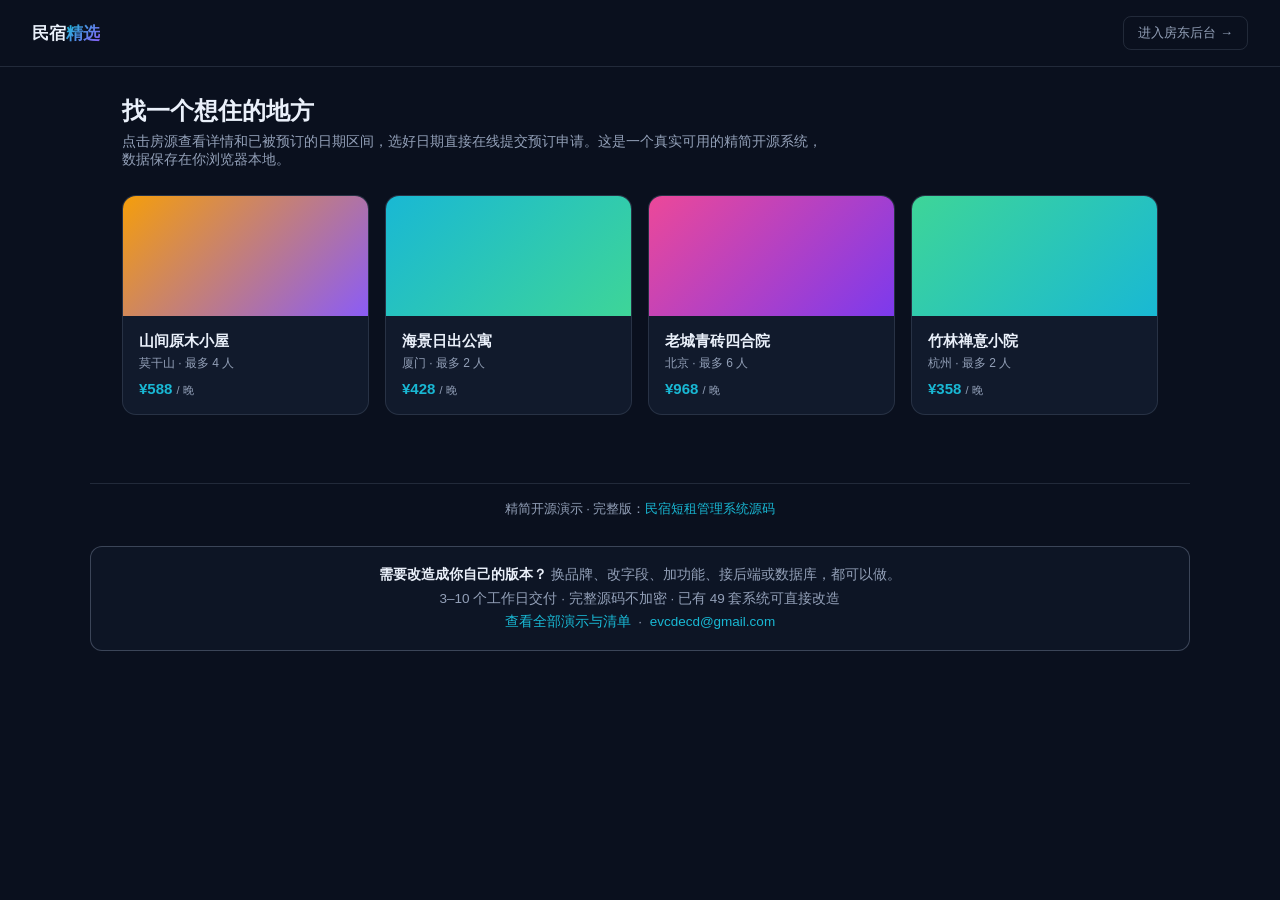
<file: index.html>
<!DOCTYPE html>
<html lang="zh-CN">
<head>
<meta charset="UTF-8">
<meta name="viewport" content="width=device-width, initial-scale=1.0">
<title>民宿短租管理系统（精简开源版）</title>
<meta name="description" content="免费开源的民宿短租管理系统精简版：房源浏览、在线预订、可用日期查询、后台房源与订单管理，真实增删改查功能，纯前端+localStorage实现，可作为学习或二次开发起点。">
<link rel="stylesheet" href="style.css">
</head>
<body>
  <header class="topbar">
    <div class="brand">民宿<span class="accent">精选</span></div>
    <a href="admin.html" class="nav-link">进入房东后台 →</a>
  </header>

  <main class="container">
    <div class="page-head">
      <h1>找一个想住的地方</h1>
      <p>点击房源查看详情和已被预订的日期区间，选好日期直接在线提交预订申请。这是一个真实可用的精简开源系统，数据保存在你浏览器本地。</p>
    </div>
    <div id="propGrid" class="prop-grid"></div>
  </main>

  <div class="modal-backdrop" id="modalBackdrop">
    <div class="modal">
      <button class="modal-close" id="btnCloseModal">&times;</button>
      <h2 id="modalPropName"></h2>
      <p class="sub" id="modalPropLoc"></p>
      <div class="booked-ranges" id="bookedRanges"></div>
      <div id="modalMsg"></div>
      <form id="bookingForm" novalidate>
        <div class="field">
          <label>姓名</label>
          <input id="guestNameInput" type="text" required placeholder="用于联系你的姓名">
        </div>
        <div class="field-row">
          <div class="field">
            <label>入住日期</label>
            <input id="checkInInput" type="date" required>
          </div>
          <div class="field">
            <label>离店日期</label>
            <input id="checkOutInput" type="date" required>
          </div>
        </div>
        <div class="field">
          <label>入住人数</label>
          <input id="guestsInput" type="number" min="1" value="1" required>
        </div>
        <button type="submit" class="btn btn-primary btn-block">提交预订申请</button>
      </form>
    </div>
  </div>

  <script src="data.js"></script>
  <script src="script.js"></script>

<footer style="margin:40px auto 16px;max-width:1100px;padding:16px 20px 0;border-top:1px solid var(--line,rgba(147,160,184,.18));text-align:center;color:var(--muted,#93A0B8);font-size:13px">精简开源演示 &middot; 完整版：<a href="https://inzyxuashop.com/minsu-yuanma.html" target="_blank" rel="noopener" style="color:var(--cyan,#19B8D4);text-decoration:none">民宿短租管理系统源码</a></footer>

<!-- custom-delivery -->
<div style="max-width:1100px;margin:28px auto 34px;padding:16px 20px;border:1px solid rgba(147,160,184,.35);border-radius:12px;background:rgba(17,26,44,.55);font:13.5px/1.75 -apple-system,BlinkMacSystemFont,'Segoe UI','PingFang SC','Microsoft YaHei',sans-serif;color:#93a0b8;text-align:center">
  <strong style="color:#eaf0fa">需要改造成你自己的版本？</strong>
  换品牌、改字段、加功能、接后端或数据库，都可以做。<br>
  3–10 个工作日交付 · 完整源码不加密 · 已有 49 套系统可直接改造<br>
  <a href="https://inzyxuashop.com" style="color:#19b8d4;text-decoration:none">查看全部演示与清单</a>
  &nbsp;·&nbsp;
  <a href="mailto:evcdecd@gmail.com" style="color:#19b8d4;text-decoration:none">evcdecd@gmail.com</a>
</div>
</body>
</html>
</file>
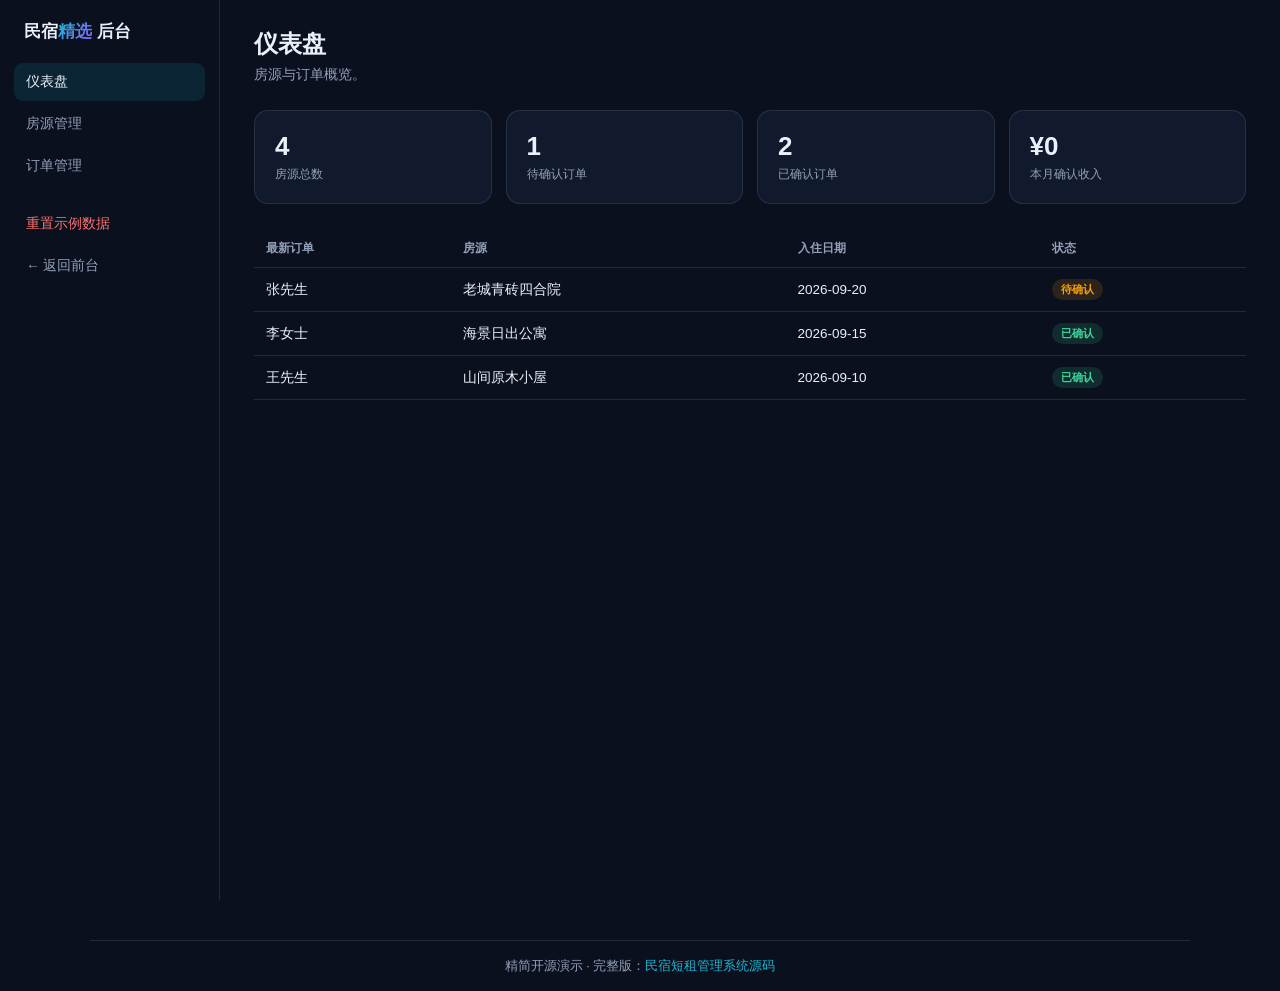
<file: admin.html>
<!DOCTYPE html>
<html lang="zh-CN">
<head>
<meta charset="UTF-8">
<meta name="viewport" content="width=device-width, initial-scale=1.0">
<title>房东后台 · 民宿短租管理系统（精简开源版）</title>
<link rel="stylesheet" href="style.css">
</head>
<body>
  <div class="admin-layout">
    <aside class="sidebar">
      <div class="brand">民宿<span class="accent">精选</span> 后台</div>
      <div class="side-link active" data-view="dashboard">仪表盘</div>
      <div class="side-link" data-view="properties">房源管理</div>
      <div class="side-link" data-view="bookings">订单管理</div>
      <div class="side-link" id="btnResetData" style="margin-top:20px;color:var(--red)">重置示例数据</div>
      <a href="index.html" class="side-link">← 返回前台</a>
    </aside>

    <main class="admin-main">
      <section id="view-dashboard" class="admin-view active">
        <div class="page-head"><h1>仪表盘</h1><p>房源与订单概览。</p></div>
        <div class="stat-grid" id="statGrid"></div>
        <table>
          <thead><tr><th>最新订单</th><th>房源</th><th>入住日期</th><th>状态</th></tr></thead>
          <tbody id="recentBookingsBody"></tbody>
        </table>
      </section>

      <section id="view-properties" class="admin-view">
        <div class="page-head"><h1>房源管理</h1><p>添加、编辑或下架房源。</p></div>
        <div class="table-toolbar">
          <span></span>
          <button class="btn btn-primary btn-sm" id="btnAddProperty">+ 新增房源</button>
        </div>
        <table>
          <thead><tr><th>房源名称</th><th>位置</th><th>价格/晚</th><th>容纳人数</th><th>操作</th></tr></thead>
          <tbody id="propertiesBody"></tbody>
        </table>
      </section>

      <section id="view-bookings" class="admin-view">
        <div class="page-head"><h1>订单管理</h1><p>确认或取消预订申请。</p></div>
        <div class="table-toolbar">
          <div class="filter-row" id="bookingFilters">
            <button class="filter-btn active" data-status="all">全部</button>
            <button class="filter-btn" data-status="pending">待确认</button>
            <button class="filter-btn" data-status="confirmed">已确认</button>
            <button class="filter-btn" data-status="cancelled">已取消</button>
          </div>
        </div>
        <table>
          <thead><tr><th>房源</th><th>客人</th><th>入住</th><th>离店</th><th>人数</th><th>状态</th><th>操作</th></tr></thead>
          <tbody id="bookingsBody"></tbody>
        </table>
      </section>
    </main>
  </div>

  <div class="modal-backdrop" id="propModalBackdrop">
    <div class="modal">
      <button class="modal-close" id="btnClosePropModal">&times;</button>
      <h2 id="propModalTitle">新增房源</h2>
      <div id="propModalMsg"></div>
      <form id="propertyForm" novalidate>
        <input type="hidden" id="propIdInput">
        <div class="field"><label>房源名称</label><input id="propNameInput" type="text" required></div>
        <div class="field"><label>位置</label><input id="propLocationInput" type="text" required></div>
        <div class="field-row">
          <div class="field"><label>价格/晚（元）</label><input id="propPriceInput" type="number" min="0" required></div>
          <div class="field"><label>最大容纳人数</label><input id="propCapacityInput" type="number" min="1" required></div>
        </div>
        <div class="field"><label>简介</label><textarea id="propDescInput" rows="3"></textarea></div>
        <button type="submit" class="btn btn-primary btn-block">保存</button>
      </form>
    </div>
  </div>

  <script src="data.js"></script>
  <script src="admin.js"></script>

<footer style="margin:40px auto 16px;max-width:1100px;padding:16px 20px 0;border-top:1px solid var(--line,rgba(147,160,184,.18));text-align:center;color:var(--muted,#93A0B8);font-size:13px">精简开源演示 &middot; 完整版：<a href="https://inzyxuashop.com/minsu-yuanma.html" target="_blank" rel="noopener" style="color:var(--cyan,#19B8D4);text-decoration:none">民宿短租管理系统源码</a></footer>
</body>
</html>
</file>
<file: style.css>
:root{--ink:#0A101E;--surface:#111a2c;--surface2:#16223a;--line:rgba(147,160,184,.18);--muted:#93A0B8;--text:#EAF0FA;--cyan:#19B8D4;--violet:#8B5CF6;--green:#3ED598;--red:#F87171;--amber:#F59E0B;--radius:14px;color-scheme:dark}
*{box-sizing:border-box}
body{margin:0;background:var(--ink);color:var(--text);font-family:-apple-system,BlinkMacSystemFont,"Segoe UI","PingFang SC","Microsoft YaHei",sans-serif;min-height:100vh}
a{color:inherit;text-decoration:none}

.topbar{display:flex;align-items:center;justify-content:space-between;padding:16px 32px;border-bottom:1px solid var(--line)}
.brand{font-size:17px;font-weight:700}
.brand .accent{background:linear-gradient(135deg,var(--cyan),var(--violet));-webkit-background-clip:text;background-clip:text;color:transparent}
.nav-link{font-size:13px;color:var(--muted);border:1px solid var(--line);padding:7px 14px;border-radius:8px}
.nav-link:hover{border-color:var(--cyan);color:var(--text)}

.container{max-width:1100px;margin:0 auto;padding:28px 32px}
.page-head h1{font-size:24px;font-weight:700;margin:0 0 6px}
.page-head p{color:var(--muted);font-size:14px;margin:0 0 26px;max-width:700px}

.prop-grid{display:grid;grid-template-columns:repeat(auto-fill,minmax(240px,1fr));gap:16px}
.prop-card{background:var(--surface);border:1px solid var(--line);border-radius:var(--radius);overflow:hidden;cursor:pointer;transition:transform .2s,border-color .2s}
.prop-card:hover{transform:translateY(-3px);border-color:rgba(25,184,212,.4)}
.prop-card__img{height:120px}
.prop-card__body{padding:16px}
.prop-card__body h3{margin:0 0 4px;font-size:15px}
.prop-card__loc{font-size:12px;color:var(--muted);margin-bottom:8px}
.prop-card__price{font-size:15px;font-weight:700;color:var(--cyan)}
.prop-card__price span{font-size:11px;color:var(--muted);font-weight:400}

.modal-backdrop{position:fixed;inset:0;background:rgba(4,8,16,.75);display:none;align-items:center;justify-content:center;padding:20px;z-index:50}
.modal-backdrop.show{display:flex}
.modal{background:var(--surface);border:1px solid var(--line);border-radius:18px;max-width:460px;width:100%;max-height:88vh;overflow:auto;padding:26px}
.modal h2{margin:0 0 6px;font-size:18px}
.modal .sub{color:var(--muted);font-size:12.5px;margin:0 0 18px}
.modal-close{float:right;background:none;border:none;color:var(--muted);font-size:20px;cursor:pointer}

.field{display:flex;flex-direction:column;gap:6px;margin-bottom:14px}
.field label{font-size:12px;color:var(--muted);font-weight:600}
.field input,.field select,.field textarea{background:rgba(147,160,184,.06);border:1px solid var(--line);border-radius:8px;padding:9px 11px;color:var(--text);font-family:inherit;font-size:13.5px;outline:none;width:100%}
.field input:focus,.field select:focus,.field textarea:focus{border-color:var(--cyan)}
.field-row{display:grid;grid-template-columns:1fr 1fr;gap:10px}

.btn{font-family:inherit;font-size:13.5px;font-weight:600;padding:10px 18px;border-radius:9px;border:1px solid var(--line);background:transparent;color:var(--text);cursor:pointer}
.btn:hover{border-color:var(--cyan)}
.btn-primary{background:linear-gradient(135deg,var(--cyan),var(--violet));border:none;color:#06121A}
.btn-block{width:100%}
.btn-sm{padding:5px 11px;font-size:12px}
.btn-danger{border-color:rgba(248,113,113,.4);color:var(--red)}

.msg{margin:0 0 14px;font-size:12.5px;padding:9px 12px;border-radius:8px}
.msg.error{background:rgba(248,113,113,.1);border:1px solid rgba(248,113,113,.3);color:var(--red)}
.msg.success{background:rgba(62,213,152,.1);border:1px solid rgba(62,213,152,.3);color:var(--green)}

.booked-ranges{font-size:12px;color:var(--muted);margin:0 0 16px;padding:10px 12px;background:rgba(147,160,184,.05);border-radius:8px}
.booked-ranges strong{color:var(--text)}

/* admin */
.admin-layout{display:flex;min-height:100vh}
.sidebar{width:220px;flex-shrink:0;border-right:1px solid var(--line);padding:20px 14px}
.sidebar .brand{padding:0 10px 20px}
.side-link{display:block;padding:10px 12px;border-radius:9px;font-size:13.5px;color:var(--muted);margin-bottom:4px;cursor:pointer}
.side-link:hover{background:rgba(147,160,184,.06)}
.side-link.active{background:rgba(25,184,212,.12);color:var(--text)}
.admin-main{flex:1;padding:28px 34px;overflow:auto}
.admin-view{display:none}
.admin-view.active{display:block}

.stat-grid{display:grid;grid-template-columns:repeat(4,1fr);gap:14px;margin-bottom:26px}
.stat-card{background:var(--surface);border:1px solid var(--line);border-radius:var(--radius);padding:20px}
.stat-card .num{font-size:26px;font-weight:800}
.stat-card .label{font-size:12px;color:var(--muted);margin-top:4px}

table{width:100%;border-collapse:collapse;font-size:13.5px}
th{text-align:left;padding:10px 12px;color:var(--muted);font-weight:600;border-bottom:1px solid var(--line);font-size:12px}
td{padding:11px 12px;border-bottom:1px solid var(--line)}
.badge{display:inline-block;font-size:11px;font-weight:700;padding:3px 9px;border-radius:999px}
.badge.confirmed{background:rgba(62,213,152,.14);color:var(--green)}
.badge.pending{background:rgba(245,158,11,.14);color:var(--amber)}
.badge.cancelled{background:rgba(248,113,113,.14);color:var(--red)}
.table-actions{display:flex;gap:6px}
.table-toolbar{display:flex;justify-content:space-between;align-items:center;margin-bottom:16px}
.filter-row{display:flex;gap:6px}
.filter-btn{font-size:12px;padding:6px 12px;border-radius:999px;border:1px solid var(--line);background:transparent;color:var(--muted);cursor:pointer}
.filter-btn.active{border-color:var(--cyan);color:var(--text)}

@media (max-width:820px){
  .admin-layout{flex-direction:column}
  .sidebar{width:100%;display:flex;overflow-x:auto;border-right:none;border-bottom:1px solid var(--line)}
  .stat-grid{grid-template-columns:repeat(2,1fr)}
}
</file>
